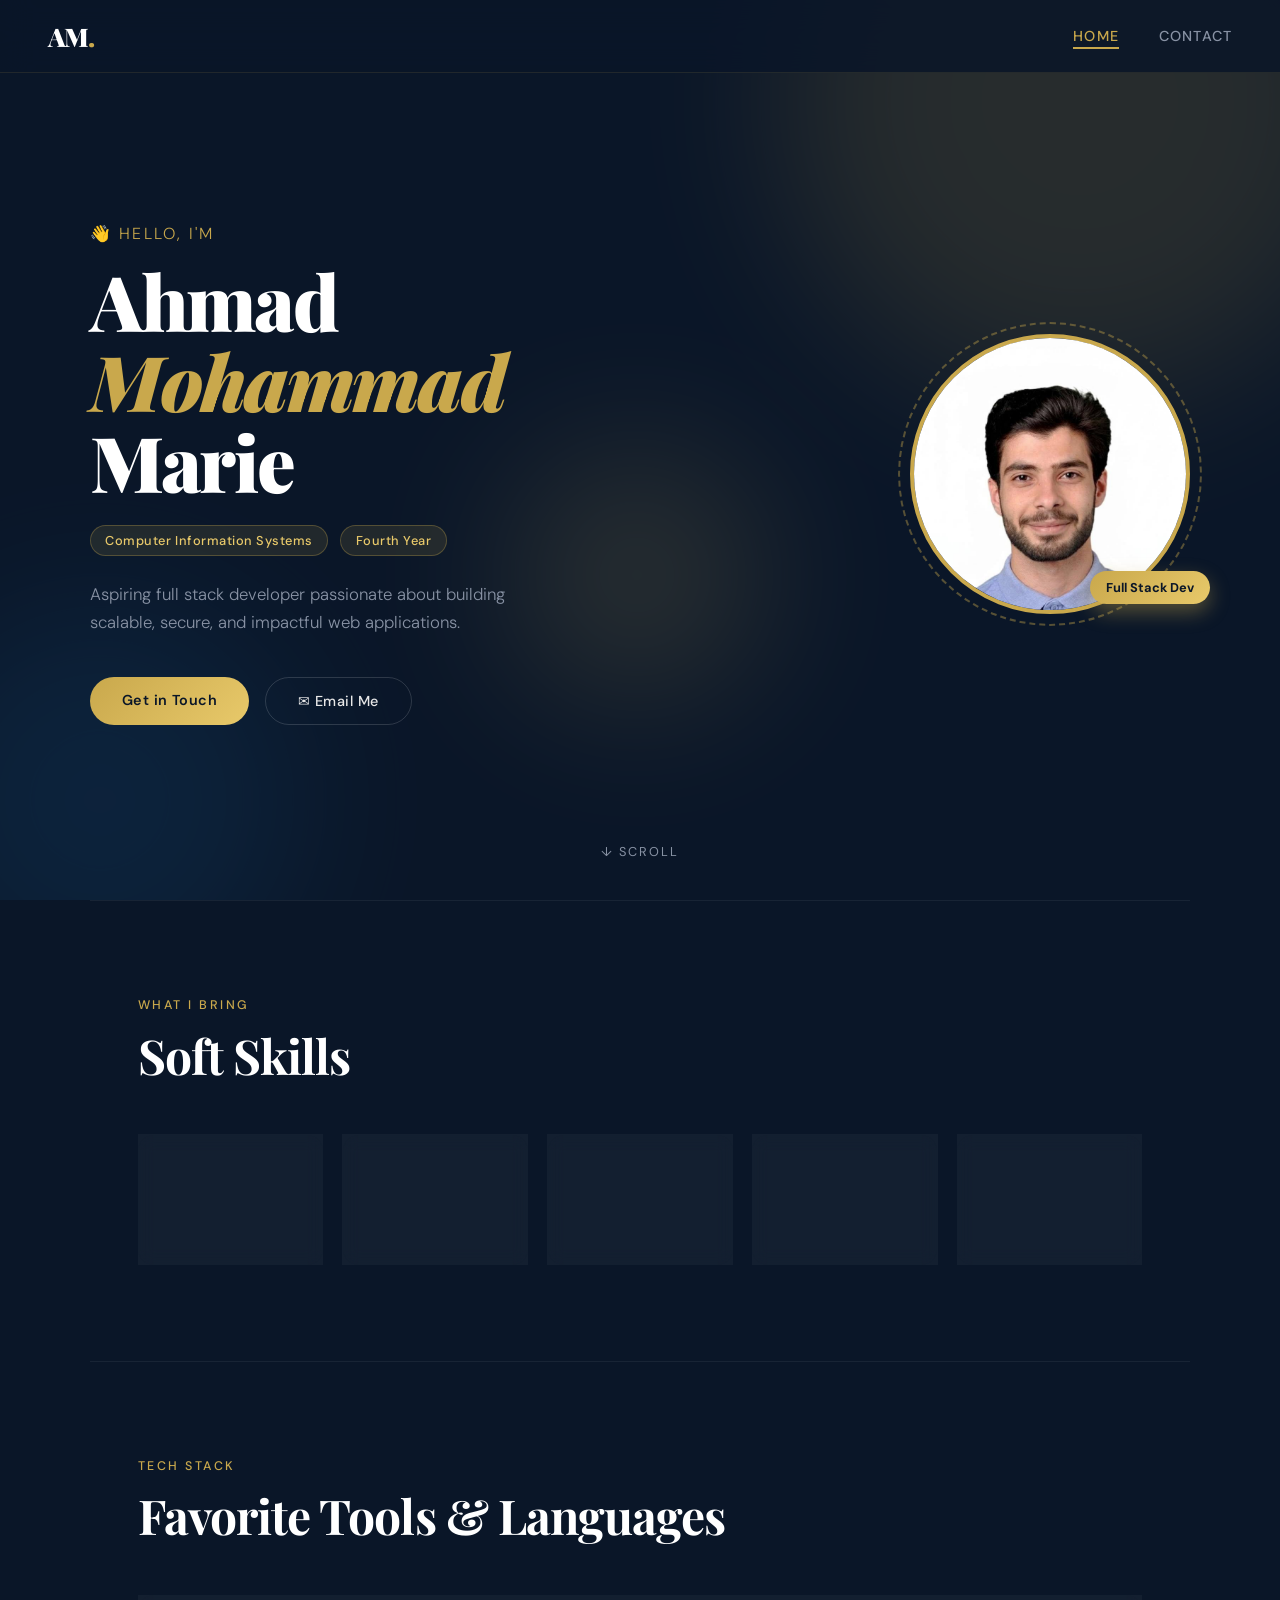
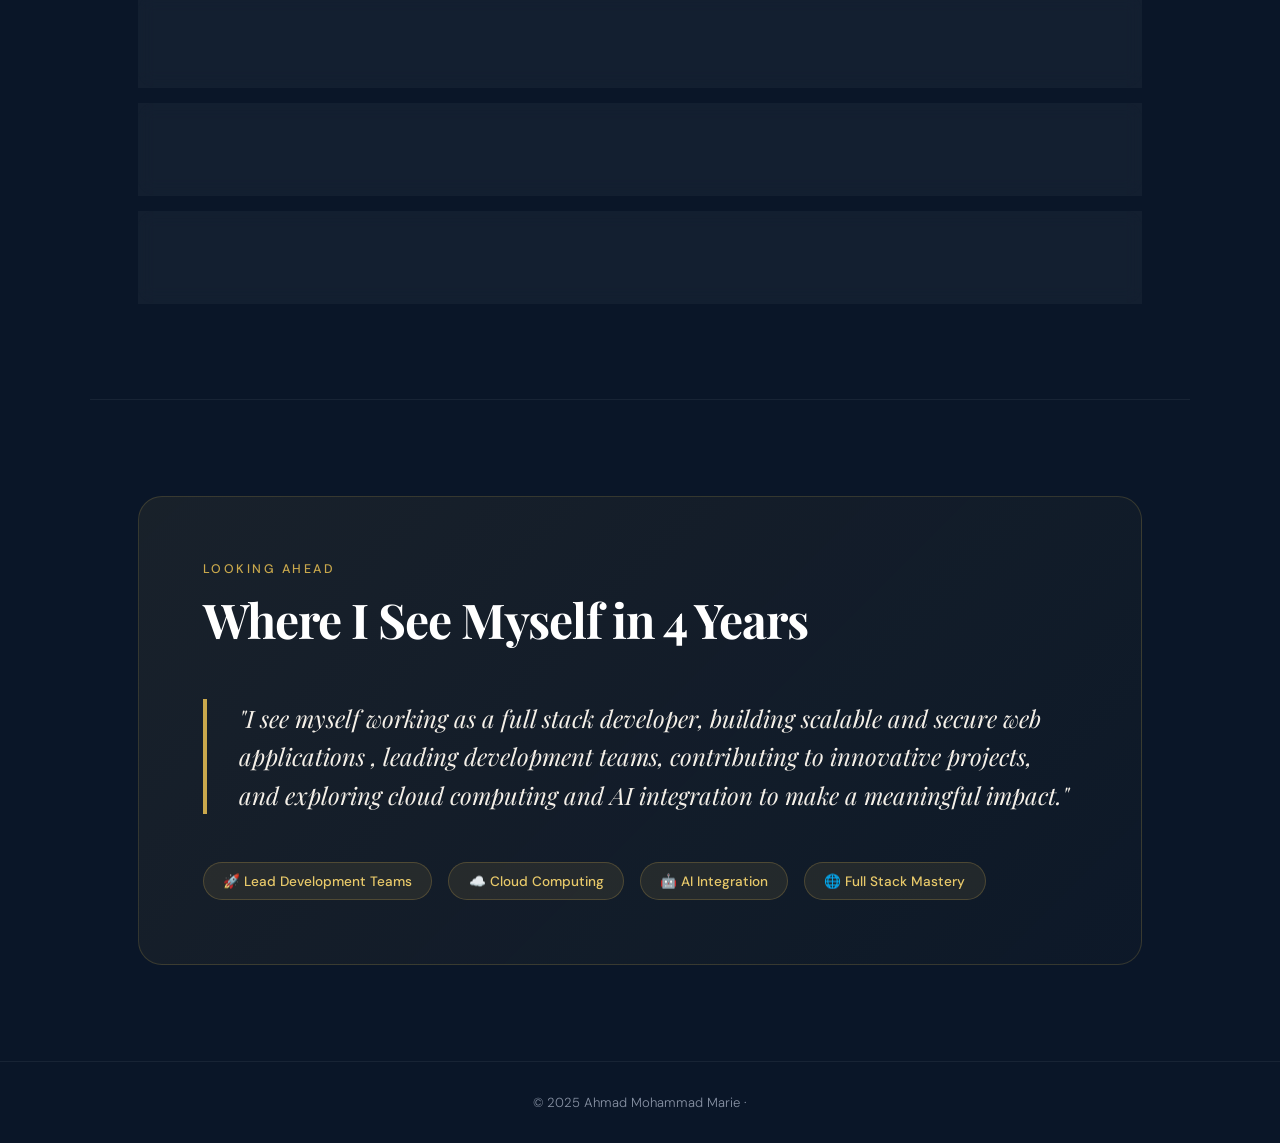
<file: index.html>
<!DOCTYPE html>
<html lang="en">
<head>
  <meta charset="UTF-8">
  <meta name="viewport" content="width=device-width, initial-scale=1.0">
  <title>Ahmad Mohammad Marie — Portfolio</title>
  <link href="https://fonts.googleapis.com/css2?family=Playfair+Display:wght@400;700;900&family=DM+Sans:wght@300;400;500&display=swap" rel="stylesheet">
  <link rel="stylesheet" href="style.css">
</head>
<body>

  <!-- Navigation -->
  <nav class="nav">
    <div class="nav-logo">AM<span class="dot">.</span></div>
    <div class="nav-links">
      <a href="index.html" class="nav-link active">Home</a>
      <a href="contact.html" class="nav-link">Contact</a>
    </div>
  </nav>

  <!-- Hero Section -->
  <section class="hero">
    <div class="hero-bg">
      <div class="circle c1"></div>
      <div class="circle c2"></div>
      <div class="circle c3"></div>
    </div>
    <div class="hero-content">
      <div class="hero-text">
        <p class="hero-eyebrow">👋 Hello, I'm</p>
        <h1 class="hero-name">Ahmad<br><span class="accent">Mohammad</span><br>Marie</h1>
        <div class="hero-meta">
          <span class="badge">Computer Information Systems</span>
          <span class="badge">Fourth Year</span>
        </div>
        <p class="hero-bio">Aspiring full stack developer passionate about building scalable, secure, and impactful web applications.</p>
        <div class="hero-actions">
          <a href="contact.html" class="btn-primary">Get in Touch</a>
          <a href="/cdn-cgi/l/email-protection#01606c6c607368643330416268752f6b7472752f6465742f6b6e" class="btn-secondary">✉ Email Me</a>
        </div>
      </div>
      <div class="hero-photo-wrap">
        <div class="photo-ring"></div>
        <img src="https://ammarie21.github.io/photo.jpg" alt="Ahmad Mohammad Marie" class="hero-photo">
        <div class="photo-tag">Full Stack Dev</div>
      </div>
    </div>
    <div class="scroll-hint">↓ Scroll</div>
  </section>

  <!-- Skills Section -->
  <section class="section skills-section">
    <div class="section-label">What I Bring</div>
    <h2 class="section-title">Soft Skills</h2>
    <div class="skills-grid">
      <div class="skill-card" style="--delay:0s">
        <div class="skill-icon">🤝</div>
        <div class="skill-name">Teamwork</div>
      </div>
      <div class="skill-card" style="--delay:.07s">
        <div class="skill-icon">🧠</div>
        <div class="skill-name">Analytical Thinking</div>
      </div>
      <div class="skill-card" style="--delay:.14s">
        <div class="skill-icon">🔧</div>
        <div class="skill-name">Problem-Solving</div>
      </div>
      <div class="skill-card" style="--delay:.21s">
        <div class="skill-icon">💬</div>
        <div class="skill-name">Communication</div>
      </div>
      <div class="skill-card" style="--delay:.28s">
        <div class="skill-icon">🌱</div>
        <div class="skill-name">Adaptability</div>
      </div>
    </div>
  </section>

  <!-- Tools Section -->
  <section class="section tools-section">
    <div class="section-label">Tech Stack</div>
    <h2 class="section-title">Favorite Tools & Languages</h2>
    <div class="tools-grid">
      <a href="https://www.python.org" target="_blank" class="tool-card" style="--delay:0s">
        <div class="tool-logo">🐍</div>
        <div class="tool-info">
          <div class="tool-name">Python</div>
          <div class="tool-desc">General-purpose programming</div>
        </div>
        <span class="tool-arrow">→</span>
      </a>
      <a href="https://flutter.dev" target="_blank" class="tool-card" style="--delay:.08s">
        <div class="tool-logo">💙</div>
        <div class="tool-info">
          <div class="tool-name">Flutter</div>
          <div class="tool-desc">Cross-platform development</div>
        </div>
        <span class="tool-arrow">→</span>
      </a>
      <a href="https://www.oracle.com/database/technologies/appdev/plsql.html" target="_blank" class="tool-card" style="--delay:.16s">
        <div class="tool-logo">🗄️</div>
        <div class="tool-info">
          <div class="tool-name">Oracle PL/SQL</div>
          <div class="tool-desc">Database programming</div>
        </div>
        <span class="tool-arrow">→</span>
      </a>
    </div>
  </section>

  <!-- Vision Section -->
  <section class="section vision-section">
    <div class="vision-inner">
      <div class="section-label">Looking Ahead</div>
      <h2 class="section-title">Where I See Myself in 4 Years</h2>
      <blockquote class="vision-quote">
        "I see myself working as a full stack developer, building scalable and secure web applications , leading development teams, contributing to innovative projects, and exploring cloud computing and AI integration to make a meaningful impact."
      </blockquote>
      <div class="vision-goals">
        <div class="goal">🚀 Lead Development Teams</div>
        <div class="goal">☁️ Cloud Computing</div>
        <div class="goal">🤖 AI Integration</div>
        <div class="goal">🌐 Full Stack Mastery</div>
      </div>
    </div>
  </section>

  <!-- Footer -->
  <footer class="footer">
    <p>© 2025 Ahmad Mohammad Marie · <a href="/cdn-cgi/l/email-protection#0e6f63636f7c676b3c3f4
</file>
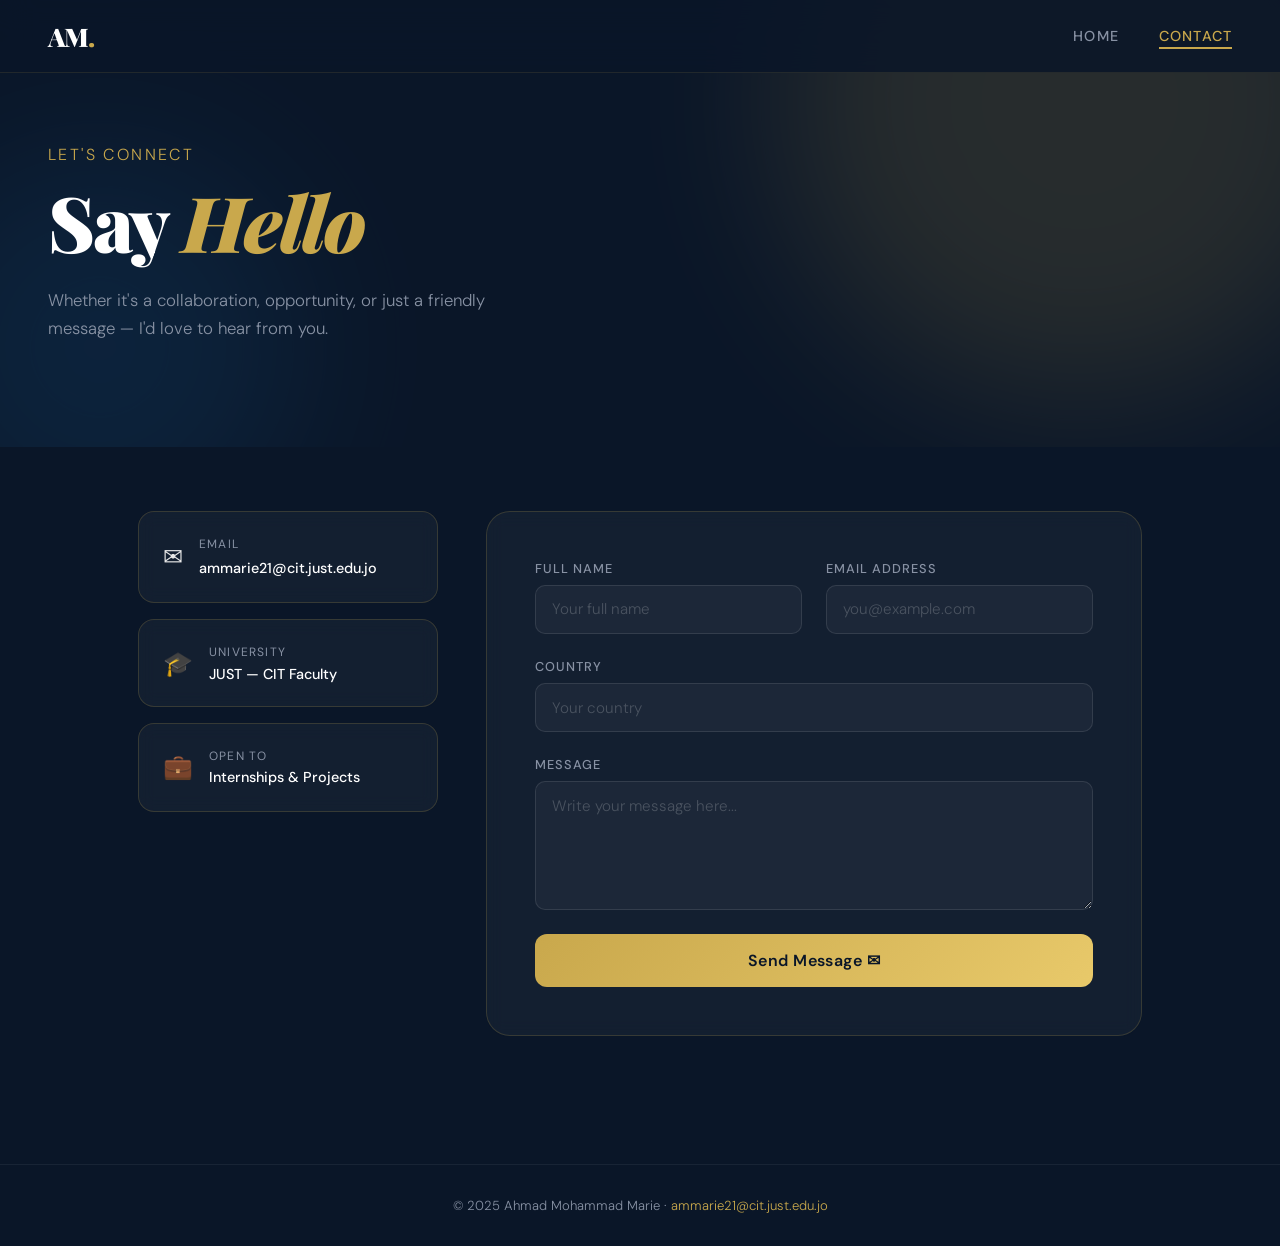
<file: contact.html>
<!DOCTYPE html>
<html lang="en">
<head>
  <meta charset="UTF-8">
  <meta name="viewport" content="width=device-width, initial-scale=1.0">
  <title>Contact — Ahmad Mohammad Marie</title>
  <link href="https://fonts.googleapis.com/css2?family=Playfair+Display:wght@400;700;900&family=DM+Sans:wght@300;400;500&display=swap" rel="stylesheet">
  <link rel="stylesheet" href="style.css">
  <script>
    function validateForm() {
      const name = document.forms["contactForm"]["fullname"].value;
      const email = document.forms["contactForm"]["email"].value;
      const country = document.forms["contactForm"]["country"].value;
      const comments = document.forms["contactForm"]["comments"].value;

      const fields = ['fullname','email','country','comments'];
      let valid = true;

      fields.forEach(f => {
        const el = document.getElementById(f);
        if (!document.forms["contactForm"][f].value.trim()) {
          el.classList.add('error');
          valid = false;
        } else {
          el.classList.remove('error');
        }
      });

      if (!valid) {
        document.getElementById('form-error').style.display = 'block';
        return false;
      }

      document.getElementById('form-error').style.display = 'none';
      document.getElementById('form-success').style.display = 'flex';
      document.getElementById('contact-form-box').style.display = 'none';
      return false; // prevent actual submit for demo
    }
  </script>
</head>
<body>

  <!-- Navigation -->
  <nav class="nav">
    <div class="nav-logo">AM<span class="dot">.</span></div>
    <div class="nav-links">
      <a href="index.html" class="nav-link">Home</a>
      <a href="contact.html" class="nav-link active">Contact</a>
    </div>
  </nav>

  <!-- Contact Hero -->
  <section class="contact-hero">
    <div class="hero-bg">
      <div class="circle c1"></div>
      <div class="circle c2"></div>
    </div>
    <div class="contact-hero-text">
      <p class="hero-eyebrow">Let's Connect</p>
      <h1 class="hero-name">Say <span class="accent">Hello</span></h1>
      <p class="hero-bio">Whether it's a collaboration, opportunity, or just a friendly message — I'd love to hear from you.</p>
    </div>
  </section>

  <!-- Contact Layout -->
  <section class="contact-layout">

    <!-- Info Panel -->
    <div class="contact-info">
      <div class="info-card">
        <div class="info-icon">✉</div>
        <div>
          <div class="info-label">Email</div>
          <a href="mailto:ammarie21@cit.just.edu.jo" class="info-value">ammarie21@cit.just.edu.jo</a>
        </div>
      </div>
      <div class="info-card">
        <div class="info-icon">🎓</div>
        <div>
          <div class="info-label">University</div>
          <div class="info-value">JUST — CIT Faculty</div>
        </div>
      </div>
      <div class="info-card">
        <div class="info-icon">💼</div>
        <div>
          <div class="info-label">Open To</div>
          <div class="info-value">Internships & Projects</div>
        </div>
      </div>
    </div>

    <!-- Form -->
    <div id="contact-form-box" class="contact-form-box">
      <div id="form-error" class="form-error" style="display:none">⚠ Please fill in all fields before submitting.</div>
      <form name="contactForm" onsubmit="return validateForm()">
        <div class="form-row">
          <div class="form-group">
            <label for="fullname">Full Name</label>
            <input type="text" id="fullname" name="fullname" placeholder="Your full name">
          </div>
          <div class="form-group">
            <label for="email">Email Address</label>
            <input type="email" id="email" name="email" placeholder="you@example.com">
          </div>
        </div>
        <div class="form-group">
          <label for="country">Country</label>
          <input type="text" id="country" name="country" placeholder="Your country">
        </div>
        <div class="form-group">
          <label for="comments">Message</label>
          <textarea id="comments" name="comments" rows="5" placeholder="Write your message here..."></textarea>
        </div>
        <button type="submit" class="btn-primary submit-btn">Send Message ✉</button>
      </form>
    </div>

    <!-- Success Message -->
    <div id="form-success" class="form-success" style="display:none">
      <div class="success-icon">✅</div>
      <h3>Message Sent!</h3>
      <p>Thanks for reaching out. I'll get back to you soon.</p>
      <a href="index.html" class="btn-primary" style="margin-top:1.5rem;display:inline-block">Back to Home</a>
    </div>

  </section>

  <!-- Footer -->
  <footer class="footer">
    <p>© 2025 Ahmad Mohammad Marie · <a href="mailto:ammarie21@cit.just.edu.jo">ammarie21@cit.just.edu.jo</a></p>
  </footer>

</body>
</html>
</file>
<file: style.css>
/* ===========================
   CSS Variables & Reset
   =========================== */
:root {
  --navy: #0a1628;
  --navy-mid: #112240;
  --navy-light: #1d3461;
  --gold: #c9a84c;
  --gold-light: #e8c96a;
  --cream: #f5f0e8;
  --text: #e8e8e8;
  --text-muted: #8892a4;
  --white: #ffffff;
  --card-bg: rgba(255,255,255,0.04);
  --card-border: rgba(201,168,76,0.2);
  --radius: 16px;
  --font-display: 'Playfair Display', serif;
  --font-body: 'DM Sans', sans-serif;
}

*, *::before, *::after {
  box-sizing: border-box;
  margin: 0;
  padding: 0;
}

html {
  scroll-behavior: smooth;
}

body {
  font-family: var(--font-body);
  background-color: var(--navy);
  color: var(--text);
  min-height: 100vh;
  overflow-x: hidden;
}

/* ===========================
   Navigation
   =========================== */
.nav {
  position: fixed;
  top: 0;
  left: 0;
  right: 0;
  z-index: 100;
  display: flex;
  align-items: center;
  justify-content: space-between;
  padding: 1.2rem 3rem;
  background: rgba(10, 22, 40, 0.85);
  backdrop-filter: blur(16px);
  border-bottom: 1px solid rgba(201,168,76,0.12);
}

.nav-logo {
  font-family: var(--font-display);
  font-size: 1.6rem;
  font-weight: 900;
  color: var(--white);
  letter-spacing: -0.03em;
}

.dot {
  color: var(--gold);
}

.nav-links {
  display: flex;
  gap: 2.5rem;
  align-items: center;
}

.nav-link {
  font-family: var(--font-body);
  font-size: 0.9rem;
  font-weight: 500;
  color: var(--text-muted);
  text-decoration: none;
  letter-spacing: 0.08em;
  text-transform: uppercase;
  transition: color 0.2s;
  position: relative;
}

.nav-link::after {
  content: '';
  position: absolute;
  bottom: -4px;
  left: 0;
  width: 0;
  height: 2px;
  background: var(--gold);
  transition: width 0.3s;
}

.nav-link:hover,
.nav-link.active {
  color: var(--gold);
}

.nav-link.active::after,
.nav-link:hover::after {
  width: 100%;
}

/* ===========================
   Hero Section
   =========================== */
.hero {
  min-height: 100vh;
  display: flex;
  align-items: center;
  justify-content: center;
  padding: 7rem 3rem 4rem;
  position: relative;
  overflow: hidden;
}

.hero-bg {
  position: absolute;
  inset: 0;
  pointer-events: none;
}

.circle {
  position: absolute;
  border-radius: 50%;
  filter: blur(80px);
  opacity: 0.15;
}

.c1 {
  width: 600px;
  height: 600px;
  background: var(--gold);
  top: -200px;
  right: -100px;
  animation: float 8s ease-in-out infinite;
}

.c2 {
  width: 400px;
  height: 400px;
  background: #1e6ba8;
  bottom: -100px;
  left: -100px;
  animation: float 10s ease-in-out infinite reverse;
}

.c3 {
  width: 250px;
  height: 250px;
  background: var(--gold-light);
  top: 50%;
  left: 40%;
  animation: float 6s ease-in-out infinite;
}

@keyframes float {
  0%, 100% { transform: translateY(0px); }
  50% { transform: translateY(-30px); }
}

.hero-content {
  display: flex;
  align-items: center;
  gap: 6rem;
  max-width: 1100px;
  width: 100%;
  position: relative;
  z-index: 2;
}

.hero-text {
  flex: 1;
  animation: fadeUp 0.8s ease forwards;
}

@keyframes fadeUp {
  from { opacity: 0; transform: translateY(30px); }
  to   { opacity: 1; transform: translateY(0); }
}

.hero-eyebrow {
  font-size: 1rem;
  font-weight: 300;
  color: var(--gold);
  letter-spacing: 0.15em;
  text-transform: uppercase;
  margin-bottom: 1rem;
}

.hero-name {
  font-family: var(--font-display);
  font-size: clamp(2.8rem, 6vw, 5rem);
  font-weight: 900;
  line-height: 1.05;
  color: var(--white);
  margin-bottom: 1.5rem;
  letter-spacing: -0.03em;
}

.accent {
  color: var(--gold);
  font-style: italic;
}

.hero-meta {
  display: flex;
  gap: 0.75rem;
  flex-wrap: wrap;
  margin-bottom: 1.5rem;
}

.badge {
  background: rgba(201,168,76,0.12);
  border: 1px solid rgba(201,168,76,0.3);
  color: var(--gold-light);
  padding: 0.35rem 0.9rem;
  border-radius: 100px;
  font-size: 0.8rem;
  font-weight: 500;
  letter-spacing: 0.04em;
}

.hero-bio {
  font-size: 1.05rem;
  color: var(--text-muted);
  line-height: 1.7;
  max-width: 480px;
  margin-bottom: 2.5rem;
  font-weight: 300;
}

.hero-actions {
  display: flex;
  gap: 1rem;
  flex-wrap: wrap;
}

.btn-primary {
  background: linear-gradient(135deg, var(--gold), var(--gold-light));
  color: var(--navy);
  padding: 0.9rem 2rem;
  border-radius: 100px;
  font-size: 0.9rem;
  font-weight: 600;
  text-decoration: none;
  border: none;
  cursor: pointer;
  transition: transform 0.2s, box-shadow 0.2s;
  display: inline-block;
  letter-spacing: 0.03em;
}

.btn-primary:hover {
  transform: translateY(-2px);
  box-shadow: 0 12px 30px rgba(201,168,76,0.35);
}

.btn-secondary {
  color: var(--text);
  padding: 0.9rem 2rem;
  border-radius: 100px;
  font-size: 0.9rem;
  font-weight: 500;
  text-decoration: none;
  border: 1px solid rgba(255,255,255,0.15);
  transition: border-color 0.2s, color 0.2s;
  letter-spacing: 0.03em;
}

.btn-secondary:hover {
  border-color: var(--gold);
  color: var(--gold);
}

/* Hero Photo */
.hero-photo-wrap {
  position: relative;
  flex-shrink: 0;
  animation: fadeUp 0.8s 0.2s ease both;
}

.photo-ring {
  position: absolute;
  inset: -12px;
  border-radius: 50%;
  border: 2px dashed rgba(201,168,76,0.4);
  animation: spin 20s linear infinite;
}

@keyframes spin {
  to { transform: rotate(360deg); }
}

.hero-photo {
  width: 280px;
  height: 280px;
  object-fit: cover;
  object-position: top center;
  border-radius: 50%;
  border: 4px solid var(--gold);
  display: block;
  position: relative;
  z-index: 1;
}

.photo-tag {
  position: absolute;
  bottom: 10px;
  right: -20px;
  background: linear-gradient(135deg, var(--gold), var(--gold-light));
  color: var(--navy);
  padding: 0.5rem 1rem;
  border-radius: 100px;
  font-size: 0.8rem;
  font-weight: 700;
  white-space: nowrap;
  z-index: 2;
  box-shadow: 0 8px 20px rgba(201,168,76,0.4);
}

.scroll-hint {
  position: absolute;
  bottom: 2.5rem;
  left: 50%;
  transform: translateX(-50%);
  font-size: 0.8rem;
  color: var(--text-muted);
  letter-spacing: 0.15em;
  text-transform: uppercase;
  animation: bounce 2s infinite;
}

@keyframes bounce {
  0%, 100% { transform: translateX(-50%) translateY(0); }
  50% { transform: translateX(-50%) translateY(8px); }
}

/* ===========================
   Sections
   =========================== */
.section {
  padding: 6rem 3rem;
  max-width: 1100px;
  margin: 0 auto;
}

.section-label {
  font-size: 0.78rem;
  letter-spacing: 0.2em;
  text-transform: uppercase;
  color: var(--gold);
  font-weight: 500;
  margin-bottom: 0.6rem;
}

.section-title {
  font-family: var(--font-display);
  font-size: clamp(2rem, 4vw, 3rem);
  font-weight: 700;
  color: var(--white);
  margin-bottom: 3rem;
  letter-spacing: -0.02em;
}

/* ===========================
   Skills Grid
   =========================== */
.skills-section {
  border-top: 1px solid rgba(255,255,255,0.06);
}

.skills-grid {
  display: flex;
  gap: 1.25rem;
  flex-wrap: wrap;
}

.skill-card {
  background: var(--card-bg);
  border: 1px solid var(--card-border);
  border-radius: var(--radius);
  padding: 1.75rem 1.5rem;
  display: flex;
  flex-direction: column;
  align-items: center;
  gap: 0.75rem;
  flex: 1;
  min-width: 130px;
  transition: transform 0.25s, border-color 0.25s, background 0.25s;
  cursor: default;
  animation: fadeUp 0.6s var(--delay, 0s) ease both;
  backdrop-filter: blur(8px);
}

.skill-card:hover {
  transform: translateY(-6px);
  border-color: var(--gold);
  background: rgba(201,168,76,0.08);
}

.skill-icon {
  font-size: 2rem;
}

.skill-name {
  font-size: 0.88rem;
  font-weight: 500;
  color: var(--text);
  text-align: center;
  letter-spacing: 0.03em;
}

/* ===========================
   Tools Grid
   =========================== */
.tools-section {
  border-top: 1px solid rgba(255,255,255,0.06);
}

.tools-grid {
  display: flex;
  flex-direction: column;
  gap: 1rem;
}

.tool-card {
  background: var(--card-bg);
  border: 1px solid var(--card-border);
  border-radius: var(--radius);
  padding: 1.5rem 2rem;
  display: flex;
  align-items: center;
  gap: 1.5rem;
  text-decoration: none;
  transition: transform 0.25s, border-color 0.25s, background 0.25s;
  animation: fadeUp 0.6s var(--delay, 0s) ease both;
  backdrop-filter: blur(8px);
}

.tool-card:hover {
  transform: translateX(8px);
  border-color: var(--gold);
  background: rgba(201,168,76,0.06);
}

.tool-logo {
  font-size: 2rem;
  flex-shrink: 0;
}

.tool-info {
  flex: 1;
}

.tool-name {
  font-size: 1rem;
  font-weight: 600;
  color: var(--white);
  margin-bottom: 0.2rem;
}

.tool-desc {
  font-size: 0.82rem;
  color: var(--text-muted);
  font-weight: 300;
}

.tool-arrow {
  font-size: 1.2rem;
  color: var(--gold);
  opacity: 0.6;
  transition: opacity 0.2s, transform 0.2s;
}

.tool-card:hover .tool-arrow {
  opacity: 1;
  transform: translateX(4px);
}

/* ===========================
   Vision Section
   =========================== */
.vision-section {
  border-top: 1px solid rgba(255,255,255,0.06);
}

.vision-inner {
  background: linear-gradient(135deg, rgba(201,168,76,0.08), rgba(201,168,76,0.02));
  border: 1px solid rgba(201,168,76,0.2);
  border-radius: 24px;
  padding: 4rem;
}

.vision-quote {
  font-family: var(--font-display);
  font-size: clamp(1.1rem, 2.5vw, 1.5rem);
  font-style: italic;
  color: var(--cream);
  line-height: 1.6;
  border-left: 4px solid var(--gold);
  padding-left: 2rem;
  margin-bottom: 3rem;
  font-weight: 400;
}

.vision-goals {
  display: flex;
  gap: 1rem;
  flex-wrap: wrap;
}

.goal {
  background: rgba(201,168,76,0.1);
  border: 1px solid rgba(201,168,76,0.25);
  color: var(--gold-light);
  padding: 0.6rem 1.2rem;
  border-radius: 100px;
  font-size: 0.85rem;
  font-weight: 500;
  transition: background 0.2s, transform 0.2s;
  cursor: default;
}

.goal:hover {
  background: rgba(201,168,76,0.2);
  transform: translateY(-2px);
}

/* ===========================
   Contact Page
   =========================== */
.contact-hero {
  min-height: 45vh;
  display: flex;
  align-items: flex-end;
  padding: 9rem 3rem 4rem;
  position: relative;
  overflow: hidden;
  max-width: 100%;
}

.contact-hero-text {
  max-width: 600px;
  position: relative;
  z-index: 2;
  animation: fadeUp 0.8s ease forwards;
}

.contact-layout {
  display: grid;
  grid-template-columns: 300px 1fr;
  gap: 3rem;
  max-width: 1100px;
  margin: 0 auto;
  padding: 4rem 3rem 8rem;
  align-items: start;
}

/* Contact Info */
.contact-info {
  display: flex;
  flex-direction: column;
  gap: 1rem;
}

.info-card {
  background: var(--card-bg);
  border: 1px solid var(--card-border);
  border-radius: var(--radius);
  padding: 1.5rem;
  display: flex;
  align-items: center;
  gap: 1rem;
  transition: border-color 0.2s;
  backdrop-filter: blur(8px);
}

.info-card:hover {
  border-color: var(--gold);
}

.info-icon {
  font-size: 1.5rem;
  flex-shrink: 0;
}

.info-label {
  font-size: 0.75rem;
  color: var(--text-muted);
  text-transform: uppercase;
  letter-spacing: 0.1em;
  margin-bottom: 0.3rem;
}

.info-value {
  font-size: 0.9rem;
  color: var(--white);
  font-weight: 500;
  text-decoration: none;
}

a.info-value:hover {
  color: var(--gold);
}

/* Contact Form */
.contact-form-box {
  background: var(--card-bg);
  border: 1px solid var(--card-border);
  border-radius: 24px;
  padding: 3rem;
  backdrop-filter: blur(8px);
  animation: fadeUp 0.8s 0.1s ease both;
}

.form-row {
  display: grid;
  grid-template-columns: 1fr 1fr;
  gap: 1.5rem;
}

.form-group {
  display: flex;
  flex-direction: column;
  gap: 0.5rem;
  margin-bottom: 1.5rem;
}

.form-group label {
  font-size: 0.8rem;
  font-weight: 500;
  color: var(--text-muted);
  letter-spacing: 0.08em;
  text-transform: uppercase;
}

.form-group input,
.form-group textarea {
  background: rgba(255,255,255,0.04);
  border: 1px solid rgba(255,255,255,0.1);
  border-radius: 10px;
  padding: 0.85rem 1rem;
  color: var(--white);
  font-family: var(--font-body);
  font-size: 0.95rem;
  font-weight: 300;
  transition: border-color 0.2s, box-shadow 0.2s;
  width: 100%;
  outline: none;
}

.form-group input::placeholder,
.form-group textarea::placeholder {
  color: rgba(255,255,255,0.2);
}

.form-group input:focus,
.form-group textarea:focus {
  border-color: var(--gold);
  box-shadow: 0 0 0 3px rgba(201,168,76,0.12);
}

.form-group input.error,
.form-group textarea.error {
  border-color: #e05252;
}

.form-group textarea {
  resize: vertical;
  min-height: 120px;
}

.submit-btn {
  width: 100%;
  padding: 1rem;
  font-size: 1rem;
  font-family: var(--font-body);
  border-radius: 12px;
}

.form-error {
  background: rgba(224,82,82,0.12);
  border: 1px solid rgba(224,82,82,0.3);
  color: #f08080;
  padding: 0.85rem 1rem;
  border-radius: 10px;
  font-size: 0.85rem;
  margin-bottom: 1.5rem;
}

/* Success */
.form-success {
  background: var(--card-bg);
  border: 1px solid rgba(201,168,76,0.3);
  border-radius: 24px;
  padding: 4rem;
  flex-direction: column;
  align-items: center;
  text-align: center;
  backdrop-filter: blur(8px);
  animation: fadeUp 0.6s ease both;
}

.success-icon {
  font-size: 3.5rem;
  margin-bottom: 1rem;
}

.form-success h3 {
  font-family: var(--font-display);
  font-size: 2rem;
  color: var(--white);
  margin-bottom: 0.75rem;
}

.form-success p {
  color: var(--text-muted);
  font-size: 1rem;
  font-weight: 300;
}

/* ===========================
   Footer
   =========================== */
.footer {
  border-top: 1px solid rgba(255,255,255,0.06);
  padding: 2rem 3rem;
  text-align: center;
  font-size: 0.82rem;
  color: var(--text-muted);
  font-weight: 300;
}

.footer a {
  color: var(--gold);
  text-decoration: none;
}

.footer a:hover {
  text-decoration: underline;
}

/* ===========================
   Responsive
   =========================== */
@media (max-width: 900px) {
  .hero-content {
    flex-direction: column-reverse;
    gap: 3rem;
    text-align: center;
  }

  .hero-actions {
    justify-content: center;
  }

  .hero-meta {
    justify-content: center;
  }

  .hero-bio {
    margin: 0 auto 2.5rem;
  }

  .hero-photo {
    width: 220px;
    height: 220px;
  }

  .contact-layout {
    grid-template-columns: 1fr;
  }

  .contact-hero {
    align-items: center;
    text-align: center;
    padding-top: 8rem;
  }

  .vision-inner {
    padding: 2.5rem;
  }

  .form-row {
    grid-template-columns: 1fr;
  }

  .nav {
    padding: 1rem 1.5rem;
  }

  .section {
    padding: 4rem 1.5rem;
  }
}

@media (max-width: 600px) {
  .skills-grid {
    gap: 0.75rem;
  }

  .skill-card {
    min-width: 100px;
    padding: 1.25rem 1rem;
  }

  .contact-form-box {
    padding: 2rem 1.5rem;
  }
}
</file>
